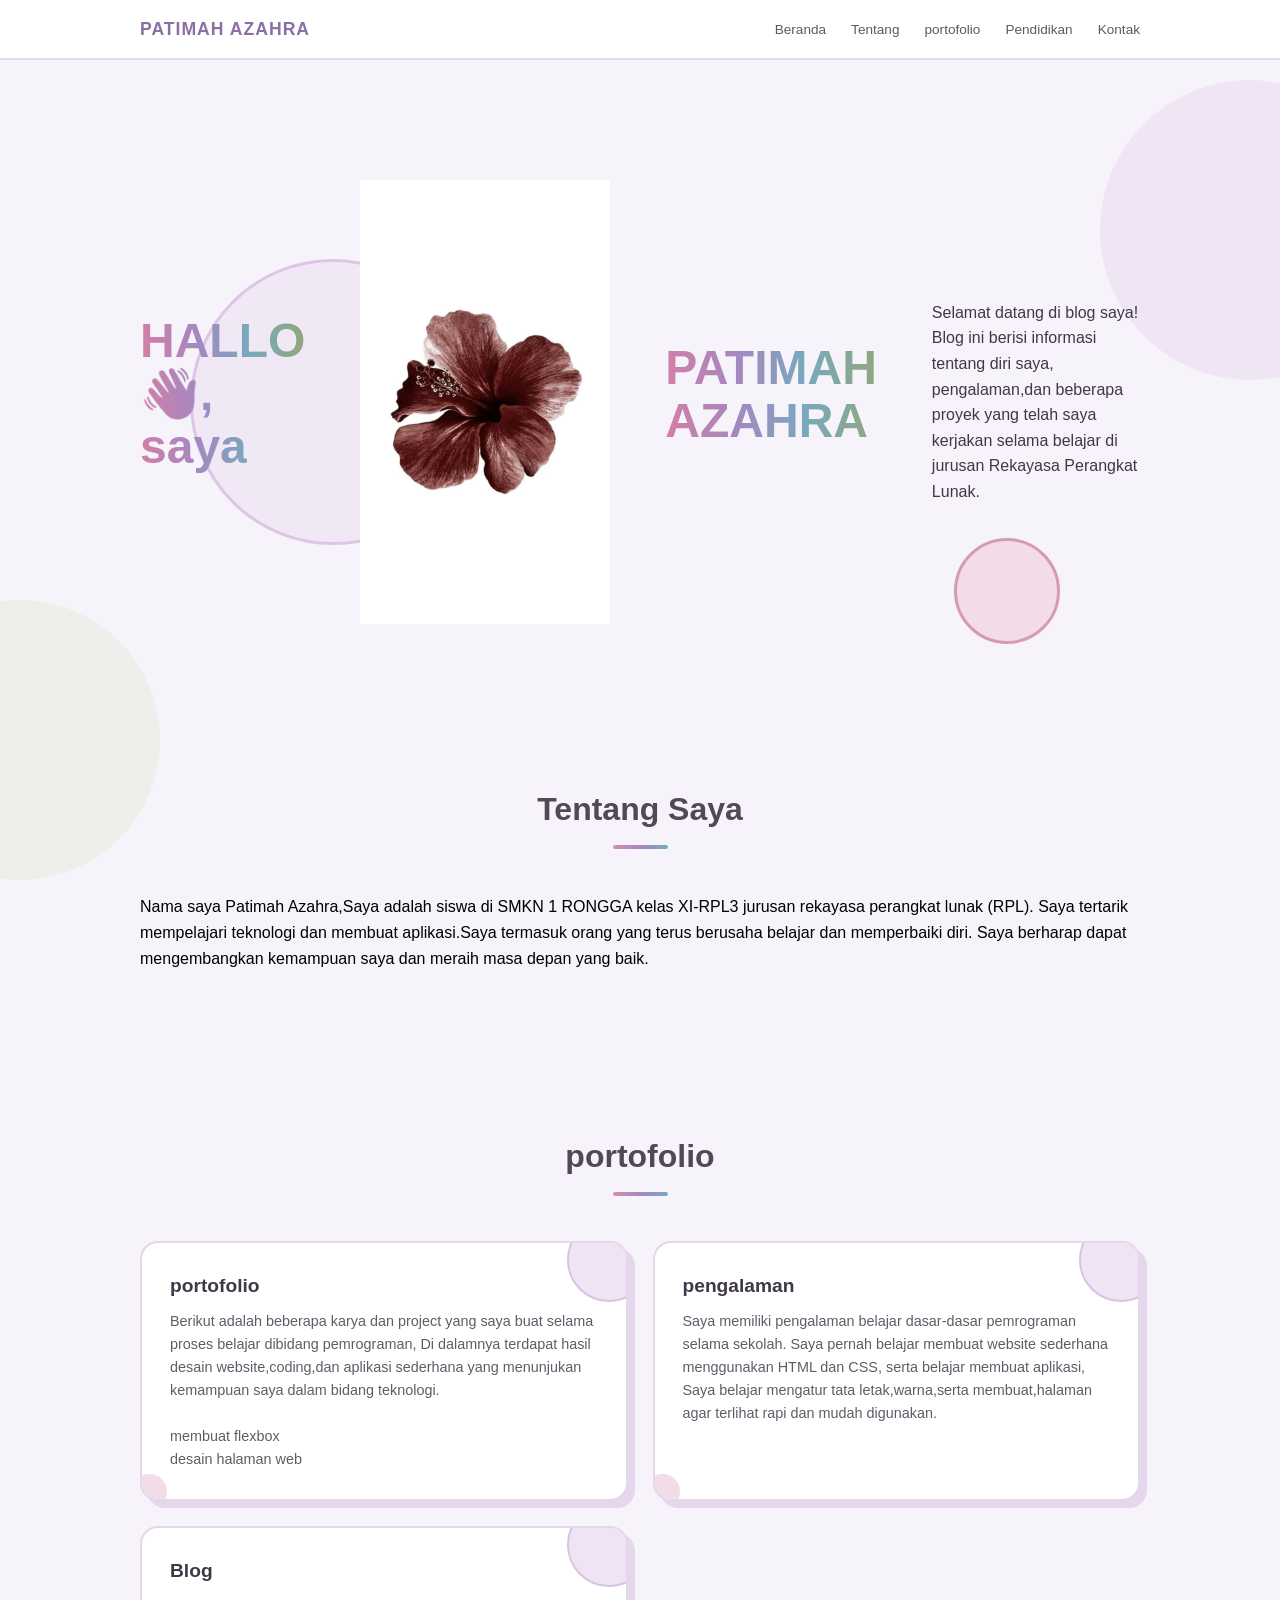
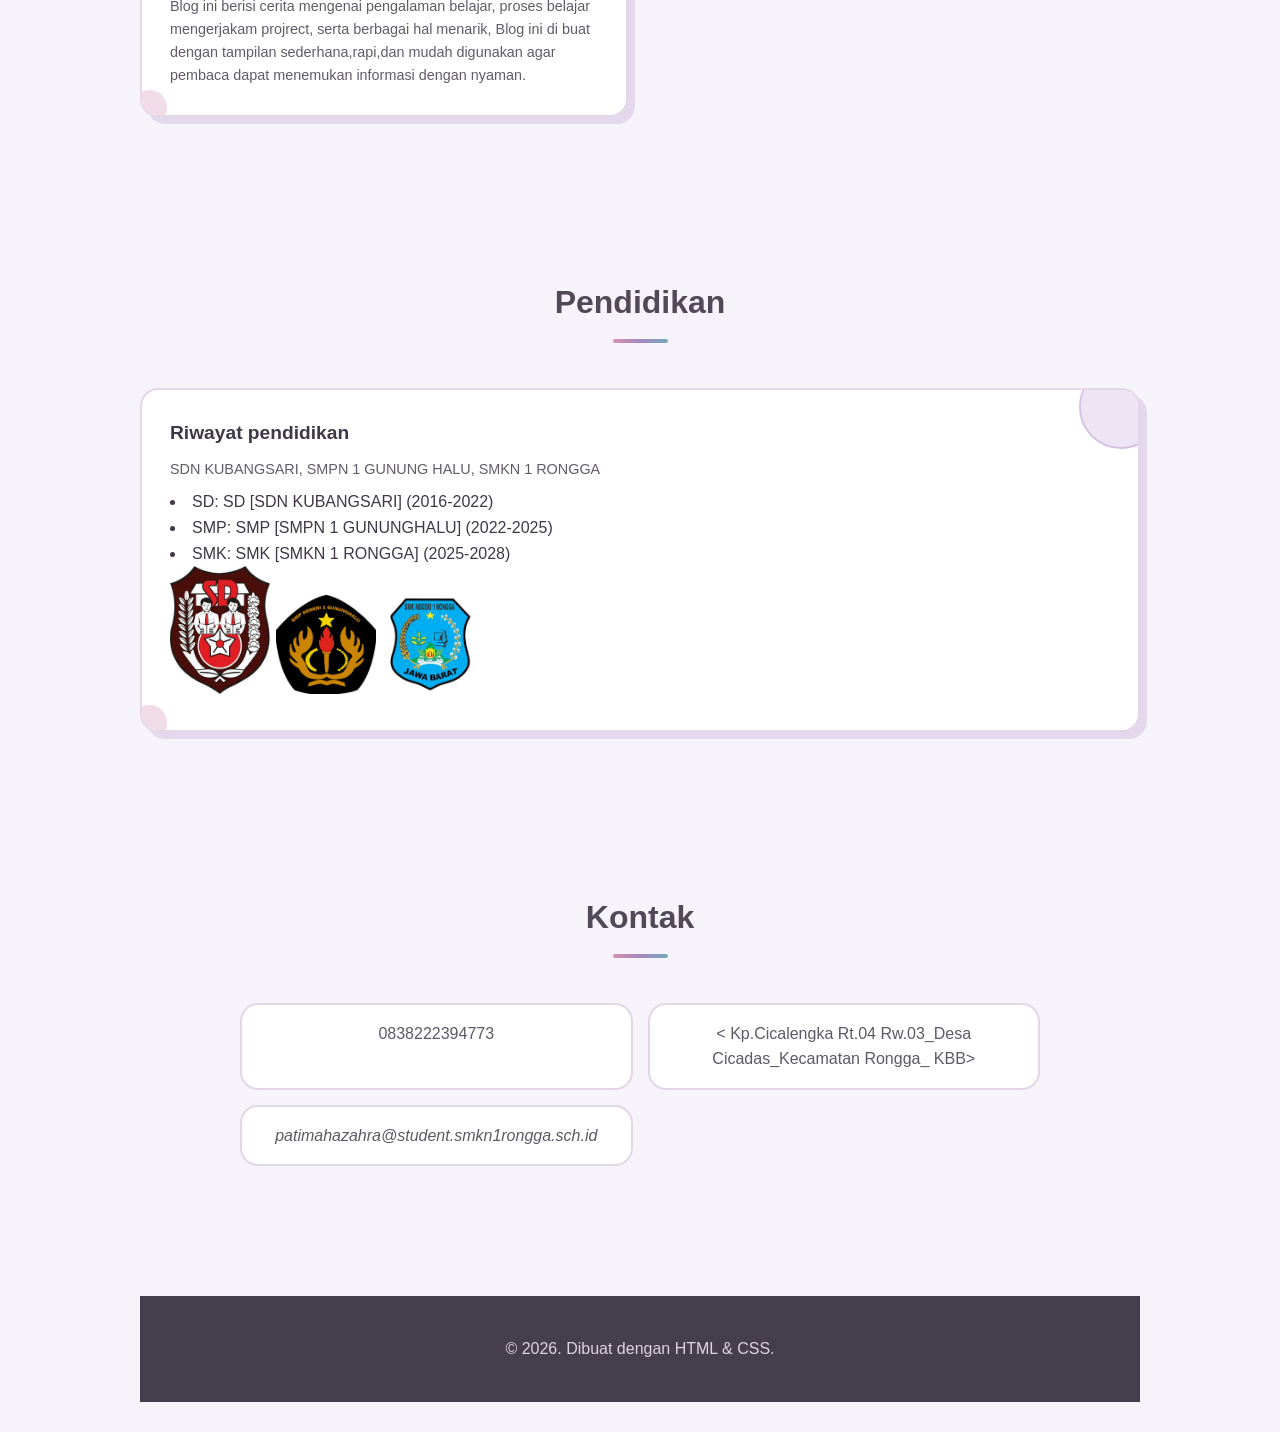
<file: index.html>
<!doctype html>
 <html lang="id"> 
  <head>   
    <meta charset="UTF-8" />  
    <meta name="viewport" content="width=device-width, initial-scale=1.0" /> 
    <title>Portofolio - Patimah azahra </title>  
    <link rel="stylesheet" href="css/style.css">  
 </head> 
<body>    
 <navbar>       
    <div class="nav-container">         
    <a href="#beranda" class="logo">PATIMAH AZAHRA</a>         
    <ul class="nav-links"> 
     <li><a href="#beranda">Beranda</a></li> 
     <li><a href="#tentang">Tentang</a></li>           
     <li><a href="#portofolio">portofolio</a></li>           
     <li><a href="#pendidikan">Pendidikan</a></li>           
     <li><a href="#kontak">Kontak</a></li>         
    </ul>       
</div>     
</navbar>     
<div class="container">       
    <section id="beranda" class="hero">         
     <h1>HALLO &#128075, saya</h1>         
     <img src="asset/img/bunga.jpg" alt="Zahra" style="width: 250px; height:auto"/>
     <h1>PATIMAH AZAHRA</h1>        
      <p>Selamat datang di blog saya! Blog ini berisi informasi tentang diri saya,
        pengalaman,dan beberapa proyek yang telah saya kerjakan selama belajar 
        di jurusan Rekayasa Perangkat Lunak.</p>       
    </section>       
    <section id="tentang">         
        <h2 class="section-title">Tentang Saya</h2>         
        <p style="color:black">           
         Nama saya Patimah Azahra,Saya adalah siswa di SMKN 1 RONGGA kelas XI-RPL3 jurusan rekayasa perangkat lunak (RPL).
         Saya tertarik mempelajari teknologi dan membuat aplikasi.Saya termasuk orang yang terus berusaha belajar dan memperbaiki diri.
         Saya berharap dapat mengembangkan kemampuan saya dan meraih masa depan yang baik.        
        </p>       
    </section>       
    <section id="portofolio">         
        <h2 class="section-title">portofolio</h2>         
        <div class="grid-container">           
            <div class="card">             
             <h3><i class="fas fa-code"></i> portofolio</h3>             
             <p>Berikut adalah beberapa karya dan project yang saya buat selama proses belajar dibidang pemrograman,
                Di dalamnya terdapat hasil desain website,coding,dan aplikasi sederhana yang menunjukan
                kemampuan saya dalam bidang teknologi. <br><br>membuat flexbox <br> desain halaman web<br></p>           
            </div>           
            <div class="card">             
            <h3><i class="fas fa-server"></i>pengalaman</h3>             
            <p>Saya memiliki pengalaman belajar dasar-dasar pemrograman selama sekolah.
            Saya pernah belajar membuat website sederhana menggunakan HTML dan CSS, serta belajar membuat aplikasi,
            Saya belajar mengatur tata letak,warna,serta membuat,halaman agar terlihat rapi dan mudah digunakan.</p>           
        </div>           
        <div class="card">             
            <h3><i class="fas fa-mobile-alt"></i>Blog</h3>             
            <p>Blog ini berisi cerita mengenai pengalaman belajar, proses belajar mengerjakam projrect, serta berbagai hal menarik,
                Blog ini di buat dengan tampilan sederhana,rapi,dan mudah digunakan agar pembaca dapat menemukan
                informasi dengan nyaman.
            </p>          
        </div>        
     </div>      
     </section>       
     <section id="pendidikan">         
        <h2 class="section-title">Pendidikan</h2>        
         <div class="card">           
            <h3>Riwayat pendidikan</h3>           
            <div class="subtitle"></div>           
            <p>SDN KUBANGSARI, SMPN 1 GUNUNG HALU, SMKN 1 RONGGA</p>           
            <div class="pendidikan-container">             
                <h3></h3>       
             </ul>
                  <li>SD: SD [SDN KUBANGSARI] (2016-2022)</li>
                  <li>SMP: SMP [SMPN 1 GUNUNGHALU] (2022-2025)</li>
                  <li>SMK: SMK [SMKN 1 RONGGA] (2025-2028)</li>         
                <div class="logo">               
                    <img                 
                    src="./asset/img/sd.jpg"                 
                    alt="SDN KUBANGSARI"                 
                    style="width: 100px; height: auto"   
                    />           
                    <img                 
                    src="./asset/img/smp.jpg"                 
                    alt="SMPN 1 GUNUNG HALU"                 
                    style="width: 100px; height: auto"               
                    />               
                    <img                 
                    src="./asset/img/smk.jmg.jpg"                 
                    alt="SMKN 1 Rongga"                 
                    style="width: 100px; height: auto"              
                     />             
                    </div>           
                </div>         
            </div>       
        </section>       
        <section id="kontak">         
            <h2 class="section-title">Kontak</h2>         
            <div class="contact-list">          
                 <a href="cindyamelya@.gmail.com" class="contact-item">             
                    <i class="fas fa-envelope"></i> 0838222394773           
                </a>          
                 <a href="#" class="contact-item">             
                    <i class="fab fa-github"></i> < Kp.Cicalengka Rt.04 Rw.03_Desa Cicadas_Kecamatan Rongga_ KBB>          
                </a>           
                    <a href="#" class="contact-item">             
                        <i class="fab fa-linkedin"              
                         >patimahazahra@student.smkn1rongga.sch.id</i             
                         >           
                        </a>         
                        </div>       
                    </section>       
                    <footer><p> &copy; 2026. Dibuat dengan HTML & CSS.</p></footer>     
                </div>   
            </body> 
            </html>
</file>
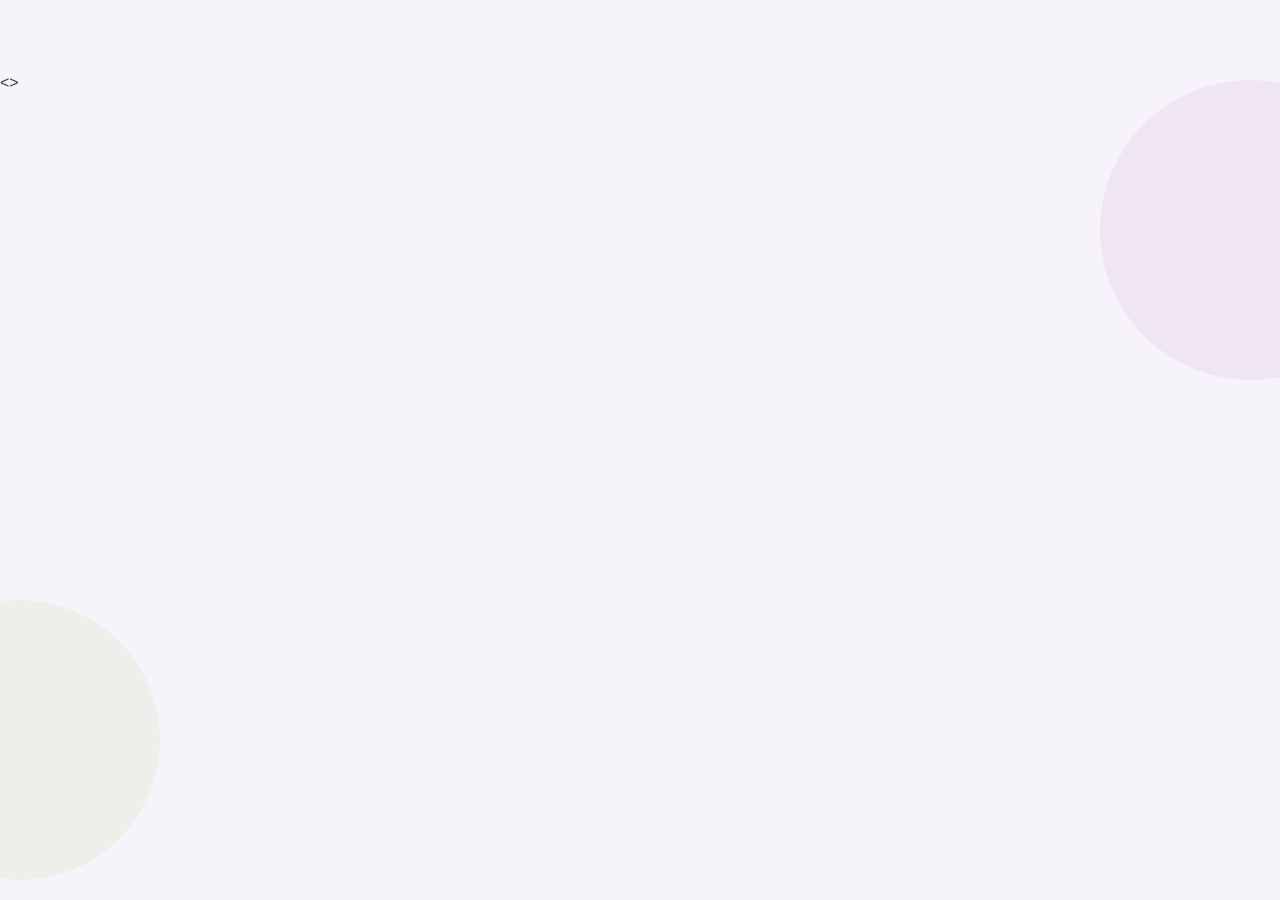
<file: Flexbox.html>
<!DOCTYPE html>
<html lang="en">
<head>
    <meta charset="UTF-8">
    <meta name="viewport" content="width=device-width, initial-scale=1.0">
    <link rel="stylesheet" href="css/style.css">
</head>
 <title>Document</title>
<head>
<body>
    <div class="kotakHitam">
        <>
      <div class="kotakMerah"></div>
      <div class="kotakNavy"></div>
      <div class="kotakAbu-Abu"></div>
      <div class="kotakHijau"></div>
      <div class="kotakPink"></div>
      <div class="'kotakKuning"></div>
      <div class="kotakBiru"></div>
      <div class="kotakUngu"></div>
      <div class="kotakCoklat"></div>
     <div  class="kotakCream"></div>
     <div  class="kotakLilac"></div>
     <div class="kotakSalmon"></div>
     <div class="kotakHijautua"></div>
     <div class="kotakEmas"></div></div>
</body>
</html>
</file>
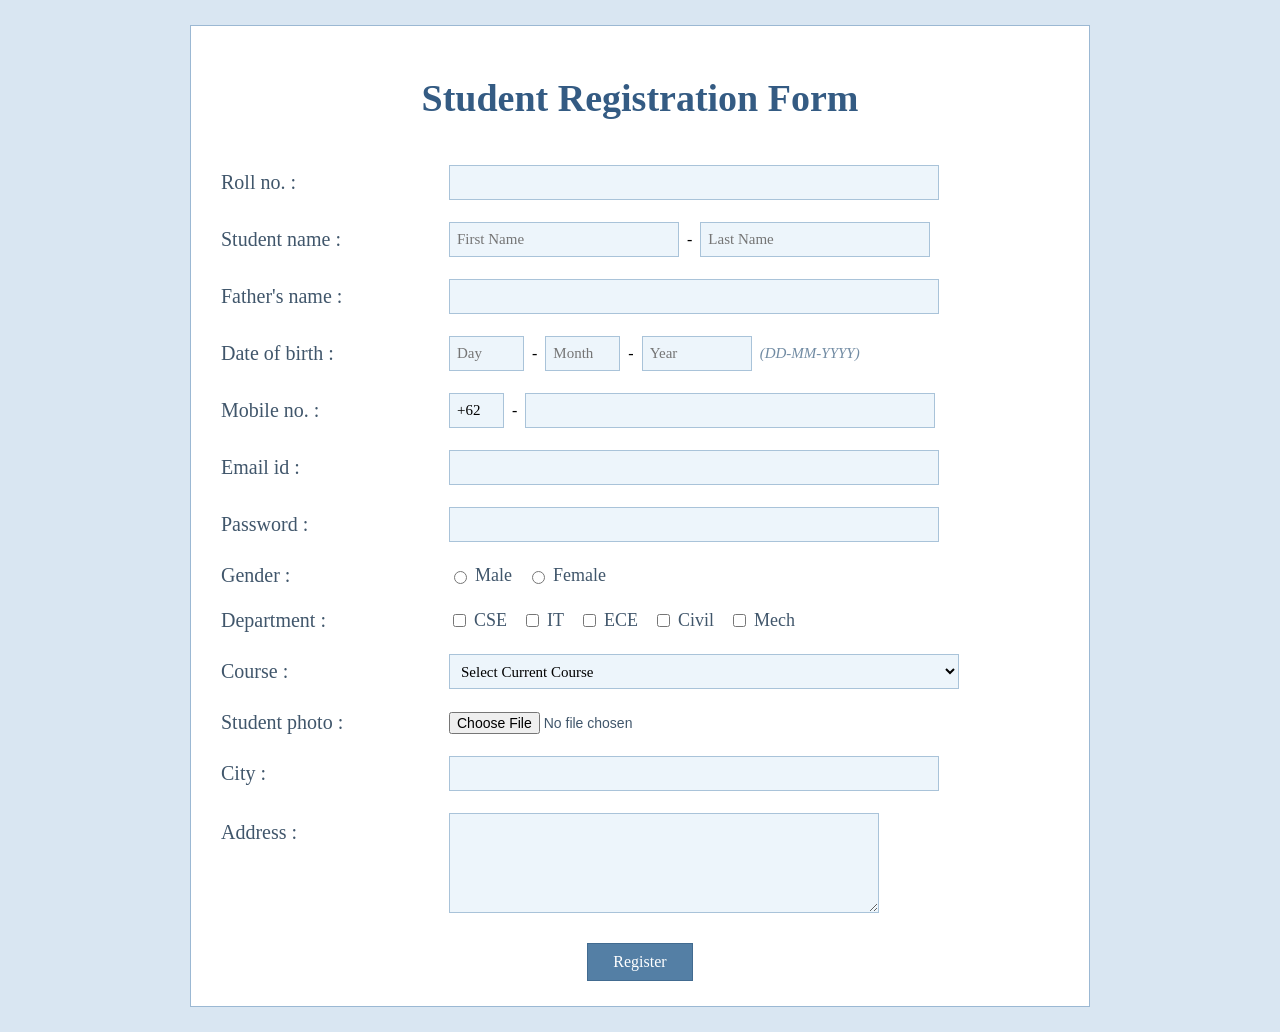
<file: Tugas1.html>
<!DOCTYPE html>
<html lang="en">
<head>
    <meta charset="UTF-8">
    <meta name="viewport" content="width=device-width, initial-scale=1.0">
    <title>Student Registration Form</title>

    <style>
        body {
            background-color: #d9e6f2;
            font-family: "Times New Roman", serif;
        }

        .container {
            width: 900px;
            max-width: 95%;
            margin: 25px auto;
            padding: 25px 30px;
            background-color: white;
            border: 1px solid #9bb8d3;
            box-sizing: border-box;
        }

        h1 {
            text-align: center;
            font-size: 38px;
            color: #345b83;
            margin-bottom: 45px;
        }

        .row {
            display: flex;
            align-items: center;
            margin-bottom: 22px;
            gap: 8px;
        }

        .row > label {
            width: 220px;
            flex-shrink: 0;
            font-size: 20px;
            color: #40566b;
        }

        input[type="text"],
        input[type="email"],
        input[type="password"],
        input[type="tel"],
        select,
        textarea {
            background-color: #edf5fb;
            border: 1px solid #a9c3d9;
            padding: 7px;
            box-sizing: border-box;
            font-family: inherit;
            font-size: 15px;
        }

        .full {
            width: 490px;
            max-width: 100%;
            height: 35px;
        }

        .name-input {
            width: 230px;
            min-width: 0;
            height: 35px;
        }

        .date-input {
            width: 75px;
            height: 35px;
        }

        .year-input {
            width: 110px;
            height: 35px;
        }

        .phone-code {
            width: 55px;
            height: 35px;
        }

        .phone-number {
            width: 410px;
            max-width: 100%;
            height: 35px;
        }

        .hint {
            color: #718ba3;
            font-size: 15px;
            font-style: italic;
            white-space: nowrap;
        }

        .options {
            display: flex;
            align-items: center;
            flex-wrap: wrap;
            gap: 5px;
            color: #40566b;
        }

        .options input {
            accent-color: #547fa5;
        }

        .options label {
            width: auto;
            font-size: 18px;
            margin-right: 10px;
        }

        .course {
            width: 510px;
            max-width: 100%;
            height: 35px;
        }

        input[type="file"] {
            font-size: 14px;
            color: #40566b;
            max-width: 100%;
        }

        .address-row {
            align-items: flex-start;
        }

        .address-row > label {
            padding-top: 8px;
        }

        textarea {
            width: 430px;
            max-width: 100%;
            height: 100px;
            resize: vertical;
        }

        .button-row {
            text-align: center;
            margin-top: 30px;
        }

        button {
            padding: 9px 25px;
            background-color: #547fa5;
            color: white;
            border: 1px solid #426b90;
            cursor: pointer;
            font-family: inherit;
            font-size: 16px;
        }

        button:hover {
            background-color: #345b83;
        }

        @media (max-width: 650px) {
            .container {
                max-width: 100%;
                padding: 18px;
            }

            h1 {
                font-size: 28px;
            }

            .row {
                flex-wrap: wrap;
            }

            .row > label {
                width: 100%;
            }

            .full,
            .course,
            textarea {
                width: 100%;
            }

            .name-input {
                width: 40%;
            }

            .phone-number {
                flex: 1;
                min-width: 0;
            }

            .hint {
                white-space: normal;
            }
        }
    </style>
</head>

<body>

<div class="container">

    <h1>Student Registration Form</h1>

    <form>

        <div class="row">
            <label>Roll no. :</label>
            <input type="text" class="full">
        </div>

        <div class="row">
            <label>Student name :</label>
            <input type="text" class="name-input"
                   placeholder="First Name">
            <span>-</span>
            <input type="text" class="name-input"
                   placeholder="Last Name">
        </div>

        <div class="row">
            <label>Father's name :</label>
            <input type="text" class="full">
        </div>

        <div class="row">
            <label>Date of birth :</label>
            <input type="text" class="date-input"
                   placeholder="Day">
            <span>-</span>
            <input type="text" class="date-input"
                   placeholder="Month">
            <span>-</span>
            <input type="text" class="year-input"
                   placeholder="Year">
            <span class="hint">(DD-MM-YYYY)</span>
        </div>

        <div class="row">
            <label>Mobile no. :</label>
            <input type="text" class="phone-code"
                   value="+62">
            <span>-</span>
            <input type="tel" class="phone-number">
        </div>

        <div class="row">
            <label>Email id :</label>
            <input type="email" class="full">
        </div>

        <div class="row">
            <label>Password :</label>
            <input type="password" class="full">
        </div>

        <div class="row">
            <label>Gender :</label>
            <div class="options">
                <input type="radio" name="gender" id="male">
                <label for="male">Male</label>

                <input type="radio" name="gender" id="female">
                <label for="female">Female</label>
            </div>
        </div>

        <div class="row">
            <label>Department :</label>
            <div class="options">
                <input type="checkbox" id="cse">
                <label for="cse">CSE</label>

                <input type="checkbox" id="it">
                <label for="it">IT</label>

                <input type="checkbox" id="ece">
                <label for="ece">ECE</label>

                <input type="checkbox" id="civil">
                <label for="civil">Civil</label>

                <input type="checkbox" id="mech">
                <label for="mech">Mech</label>
            </div>
        </div>

        <div class="row">
            <label>Course :</label>
            <select class="course">
                <option value="">Select Current Course</option>
                <option>Computer Science</option>
                <option>Information Technology</option>
                <option>Software Engineering</option>
                <option>Web Development</option>
            </select>
        </div>

        <div class="row">
            <label>Student photo :</label>
            <input type="file" accept="image/*">
        </div>

        <div class="row">
            <label>City :</label>
            <input type="text" class="full">
        </div>

        <div class="row address-row">
            <label>Address :</label>
            <textarea></textarea>
        </div>

        <div class="button-row">
            <button type="submit">Register</button>
        </div>

    </form>

</div>

</body>
</html>
</file>
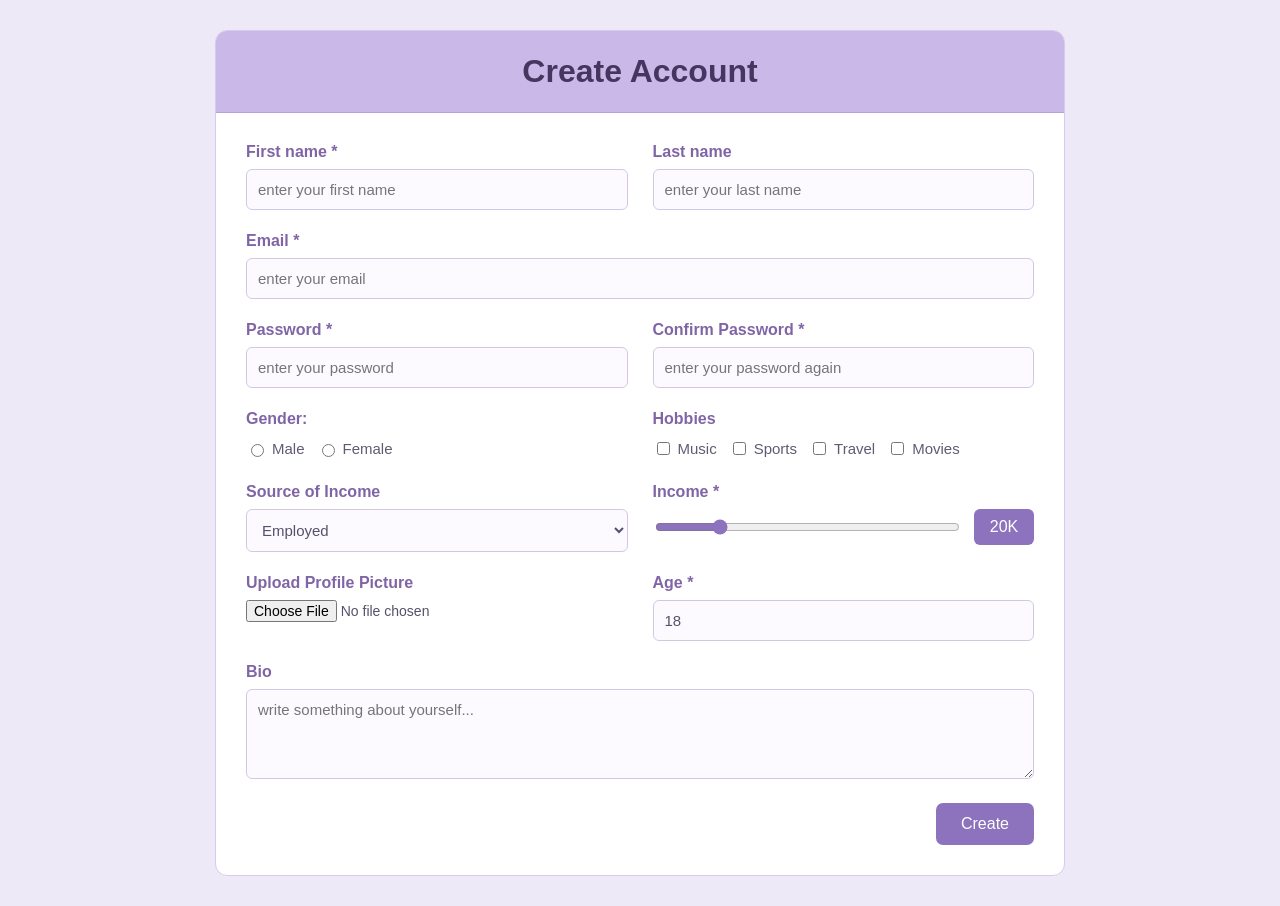
<file: Tugas2.html>
<!DOCTYPE html>
<html lang="en">
<head>
    <meta charset="UTF-8">
    <meta name="viewport" content="width=device-width, initial-scale=1.0">
    <title>Create Account</title>

    <style>
        * {
            box-sizing: border-box;
        }

        body {
            margin: 0;
            padding: 30px 15px;
            background-color: #eee9f7;
            font-family: Arial, sans-serif;
            color: #55516b;
        }

        .container {
            max-width: 850px;
            margin: 0 auto;
            background-color: white;
            border-radius: 12px;
            overflow: hidden;
            border: 1px solid #d6cbed;
        }

        .header {
            background-color: #c9b8e8;
            padding: 22px;
            text-align: center;
            border-bottom: 1px solid #b7a2dc;
        }

        h1 {
            margin: 0;
            font-size: 32px;
            color: #44365f;
        }

        .form-body {
            padding: 30px;
        }

        .form-grid {
            display: grid;
            grid-template-columns: 1fr 1fr;
            gap: 22px 25px;
        }

        .field {
            min-width: 0;
        }

        .full {
            grid-column: 1 / -1;
        }

        .field label {
            display: block;
            margin-bottom: 8px;
            color: #8065a6;
            font-size: 16px;
            font-weight: bold;
        }

        input[type="text"],
        input[type="email"],
        input[type="password"],
        input[type="number"],
        select,
        textarea {
            width: 100%;
            padding: 11px;
            border: 1px solid #d2c8e4;
            border-radius: 6px;
            font-size: 15px;
            font-family: Arial, sans-serif;
            background-color: #fcfaff;
            color: #55516b;
        }

        input:focus,
        select:focus,
        textarea:focus {
            outline: 2px solid #c9b8e8;
            border-color: #a58bcf;
        }

        .choices {
            display: flex;
            align-items: center;
            flex-wrap: wrap;
            gap: 12px;
            min-height: 25px;
        }

        .choices label {
            display: inline-flex;
            align-items: center;
            gap: 5px;
            margin: 0;
            color: #625a73;
            font-weight: normal;
            font-size: 15px;
        }

        input[type="radio"],
        input[type="checkbox"] {
            accent-color: #8d72bd;
        }

        .income-row {
            display: flex;
            align-items: center;
            gap: 12px;
        }

        input[type="range"] {
            flex: 1;
            min-width: 0;
            accent-color: #8d72bd;
        }

        output {
            background-color: #8d72bd;
            color: white;
            padding: 9px 12px;
            border-radius: 6px;
            min-width: 60px;
            text-align: center;
        }

        .file-row input {
            max-width: 100%;
            font-size: 14px;
        }

        textarea {
            height: 90px;
            resize: vertical;
        }

        .footer {
            display: flex;
            justify-content: flex-end;
            padding-top: 20px;
        }

        button {
            background-color: #8d72bd;
            color: white;
            border: none;
            padding: 12px 25px;
            border-radius: 7px;
            font-size: 16px;
            cursor: pointer;
        }

        button:hover {
            background-color: #72559f;
        }

        @media (max-width: 600px) {
            .form-body {
                padding: 20px;
            }

            .form-grid {
                grid-template-columns: 1fr;
                gap: 20px;
            }

            .full {
                grid-column: auto;
            }

            h1 {
                font-size: 27px;
            }
        }
    </style>
</head>

<body>

<div class="container">

    <div class="header">
        <h1>Create Account</h1>
    </div>

    <form class="form-body" id="accountForm">

        <div class="form-grid">

            <div class="field">
                <label for="firstName">First name *</label>
                <input type="text" id="firstName"
                       placeholder="enter your first name" required>
            </div>

            <div class="field">
                <label for="lastName">Last name</label>
                <input type="text" id="lastName"
                       placeholder="enter your last name">
            </div>

            <div class="field full">
                <label for="email">Email *</label>
                <input type="email" id="email"
                       placeholder="enter your email" required>
            </div>

            <div class="field">
                <label for="password">Password *</label>
                <input type="password" id="password"
                       placeholder="enter your password" required>
            </div>

            <div class="field">
                <label for="confirmPassword">Confirm Password *</label>
                <input type="password" id="confirmPassword"
                       placeholder="enter your password again" required>
            </div>

            <div class="field">
                <label>Gender:</label>
                <div class="choices">
                    <label>
                        <input type="radio" name="gender" value="Male">
                        Male
                    </label>

                    <label>
                        <input type="radio" name="gender" value="Female">
                        Female
                    </label>
                </div>
            </div>

            <div class="field">
                <label>Hobbies</label>
                <div class="choices">
                    <label>
                        <input type="checkbox" name="hobbies" value="Music">
                        Music
                    </label>

                    <label>
                        <input type="checkbox" name="hobbies" value="Sports">
                        Sports
                    </label>

                    <label>
                        <input type="checkbox" name="hobbies" value="Travel">
                        Travel
                    </label>

                    <label>
                        <input type="checkbox" name="hobbies" value="Movies">
                        Movies
                    </label>
                </div>
            </div>

            <div class="field">
                <label for="incomeSource">Source of Income</label>
                <select id="incomeSource">
                    <option>Employed</option>
                    <option>Self-employed</option>
                    <option>Student</option>
                    <option>Unemployed</option>
                </select>
            </div>

            <div class="field">
                <label for="income">Income *</label>
                <div class="income-row">
                    <input type="range" id="income"
                           min="0" max="100" value="20">
                    <output id="incomeValue">20K</output>
                </div>
            </div>

            <div class="field file-row">
                <label for="photo">Upload Profile Picture</label>
                <input type="file" id="photo" accept="image/*">
            </div>

            <div class="field">
                <label for="age">Age *</label>
                <input type="number" id="age"
                       value="18" min="1" max="120" required>
            </div>

            <div class="field full">
                <label for="bio">Bio</label>
                <textarea id="bio"
                          placeholder="write something about yourself..."></textarea>
            </div>

        </div>

        <div class="footer">
            <button type="submit">Create</button>
        </div>

    </form>

</div>

<script>
    const income = document.getElementById("income");
    const incomeValue = document.getElementById("incomeValue");
    const accountForm = document.getElementById("accountForm");

    income.addEventListener("input", function () {
        incomeValue.textContent = income.value + "K";
    });

    accountForm.addEventListener("submit", function (event) {
        event.preventDefault();

        const password = document.getElementById("password").value;
        const confirmPassword =
            document.getElementById("confirmPassword").value;

        if (password !== confirmPassword) {
            alert("Password dan Confirm Password harus sama!");
            return;
        }

        alert("Account berhasil dibuat!");
    });
</script>

</body>
</html>
</file>
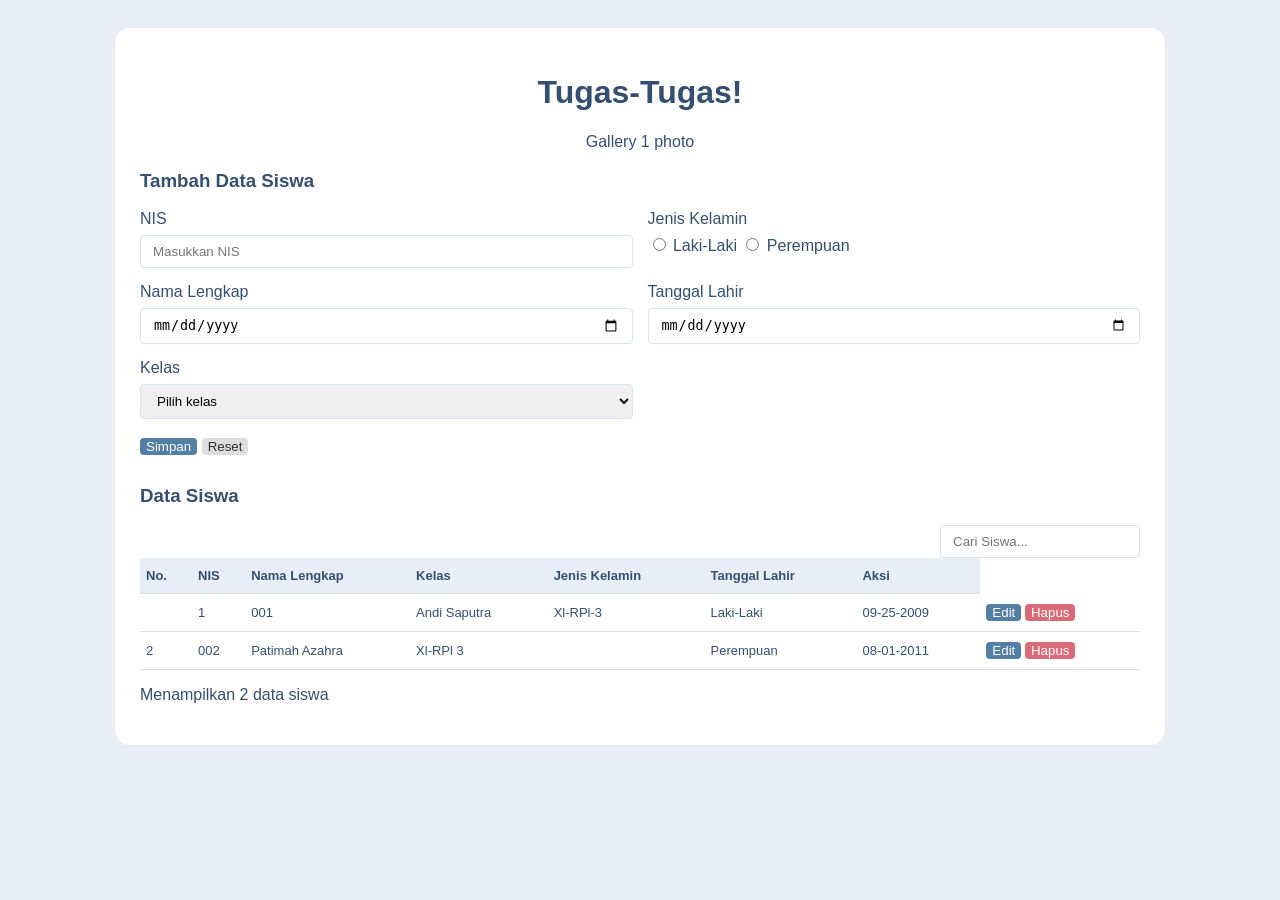
<file: Tugas3.html>
<!DOCTYPE html>
<html lang="en">
<head>
    <meta charset="UTF-8">
    <meta name="viewport" content="width=device-width, initial-scale=1.0">
    <title>Data Siswa</title>
    <style>
        body {
            font-family: Arial;
            background: #e8edf5;
            padding: 20px;
            color: #344f70;
        }

        .container {
            max-width: 1000px;
            margin: auto;
            padding: 25px;
            background: white;
            border-radius: 15px;
        }

        h1 {text-align: center; }
        .form {
            background: #f7f9fc;
            padding: 20px;
            border: 1px solid #d9e2ef;
        }

        .grid {
            display: grid;
            grid-template-columns: 1fr 1fr;
            gap: 15px;
        }
    
        label {
            display: block;
            margin-bottom: 7px;
        }

        input,select {
            padding: 8px 12px;
            border: 1px solid #d9e2ef;
            border-radius: 4px;
            box-sizing: border-box;
            max-width: 100%;
        }

        .grid input:not([type="radio"]) ,
        .grid select {
            width: 100%;
        }

        button {
            padding: 8ox 12px;
            border: none;
            border-radius: 4px;
            cursor: pointer;
            background: #547fa5;
            color: white;
        }

        .hapus { background: #d96b79;}
        .reset { background: #ddd; color: #333; }

        .tabel { margin-top: 30px;}

        .cari {
            float: right;
            width: 200px;
        }

        table {
            width: 100%;
            border-collapse: collapse;
            margin-top: 15px;
            font-size: 13px;
        }

        th, td {
            padding: 10px 6px;
            border-bottom: 1px solid #ddd;
            text-align: left;
        }

        th {background: #e8eef7; }

        @media(max-width: 650px) {
            .grid { grid-template-columns: 1fr; }
            .container { padding: 12px; }
            .tabel {overflow-x:auto; }
            table {min-width: 650px; }
            .cari  {float: none; width: 95%; }
        }
        </style>
    </head>
    <body>

        <div class="container">
            <h1>Tugas-Tugas!</h1>
            <p style="text-align:center"> Gallery 1 photo</p>
            <div class="from">
                <h3> Tambah Data Siswa</h3>
                <from id="form">
                    <div class="grid">
                        <div>
                            <label>NIS</label>
                            <input id="nis"
        placeholder="Masukkan NIS" required>
                        </div>

                        <div>
                            <label>Jenis Kelamin</label>
                            <input type="radio" name="jk" 
        value="Laki-Laki" required>
                            Laki-Laki
                            <input type="radio" name="jk"
        Value="Perempuan">
                            Perempuan
                        </div>

                        <div>
                            <label>Nama Lengkap</label>
                            <input type="date" id="tanggal"
        required>
                        </div>

                        <div>
                            <label>Tanggal Lahir</label>
                            <input type="date" id="tanggal"
        required>
                        </div>

                        <div>
                            <label>Kelas</label>
                            <select id="Kelas" required>
                                <option value="">Pilih
        kelas</option>
                            <option>XI-RPL 1</option>
                            <option>Xl-RPL 2</option>
                            <option>Xl-RPL 3</option>
                            <option>Xl-RPL 4</option>
                            <option>Xl-TBSM 1</option>
                            <option>Xl-TBSM 2</option>
                            <option>Xl-ATPH</option>
                        </select>
                    </div>
                </div>

                <br>
                <button>Simpan</button>
                <button type="reset"
        class="reset">Reset</button>
            </from>
        </div>

        <div class="tabel">
            <h3>Data Siswa</h3>
            <input class="cari" id="cari"
        placeholder="Cari Siswa...">

            <table>
                <thead>
                    <tr>
                        <th>No.</th>
                        <th>NIS</th>
                        <th>Nama Lengkap</th>
                        <th>Kelas</th>
                        <th>Jenis Kelamin</th>
                        <th>Tanggal Lahir</th>
                        <th>Aksi</th>
                    </tr>
                </thead>
            </tbody id="data">
                    <td>
                        <td>1</td><td>001</td><td>Andi 
         Saputra</td>
                        <td>Xl-RPl-3</td><td>Laki-Laki</td>
        <td>09-25-2009</td>
                        <td><button
        onclick="edit(this)">Edit</button>
                            <button class="hapus"
        onclick="hapus(this)">Hapus</button></td>
                    </tr>
                    <tr>
                        <td>2</td><td>002</td><td>Patimah
        Azahra</td>
                        <td>Xl-RPl 3</td><td></td><td>Perempuan</td>
        <td>08-01-2011</td>
                        <td><button
        onclick="edit(this)">Edit</button>
                            <button class="hapus"
        onclick="hapus(this)">Hapus</button></td>
                    </tr>
                </tbody>
            </table>
            <p id="jumlah">Menampilkan 2 data siswa</p>
        <div>
    </div>

    <script>
        const form = document.getElemenByld("form") ;
        const data = document.getElemenByld("data") ;
        let pilihan = null;

        form.onsubmit = funcatio(e) {
            e.preventDefault();

            
        let nis = document.getElementById("nis").value;
        let nama = document.getElementById("nama").value;
        let kelas = document.getElementById("kelas").value;
        let tanggal = document.getElementById("tanggal").value;
        let jk = document.querySelector('input[name="jk"]:checked').value;

        if (pilihan) {
            pilihan.cells[1].textContent = nis;
            pilihan.cells[2].textContent = nama;
            pilihan.cells[3].textContent = kelas;
            pilihan.cells[4].textContent = jk;
            pilihan.cells[5].textContent = tanggal;
            pilihan = null;
        } else {
            let baris = data.insertRow();
            baris.innerHTML = `<td></td><td>${nis}</td><td>${nama}</td>
            <td>${kelas}</td><td>${jk}</td><td>${tanggal}</td>
            <td><button onclick="edit(this)">Edit</button>
            <button class="hapus" onclick="hapus(this)">Hapus</button></td>`;
        }

        form.reset();
        nomor();
        cariData();
    };

    function edit(btn) {
        pilihan = btn.closest("tr");
        nis.value = pilihan.cells[1].textContent;
        nama.value = pilihan.cells[2].textContent;
        kelas.value = pilihan.cells[3].textContent;
        tanggal.value = pilihan.cells[5].textContent;
        document.querySelector(`input[name="jk"][value="${pilihan.cells[4].textContent}"]`).checked = true;
    }

    function hapus(btn) {
        if (confirm("Hapus data ini?")) {
            btn.closest("tr").remove();
            nomor();
            cariData();
        }
    }

    function nomor() {
        [...data.rows].forEach((r, i) => r.cells[0].textContent = i + 1);
    }

    document.getElementById("cari").oninput = cariData;

    function cariData() {
        let kata = cari.value.toLowerCase(), jumlah = 0;

        [...data.rows].forEach(r => {
            r.hidden = !r.textContent.toLowerCase().includes(kata);
            if (!r.hidden) jumlah++;
        });

        document.getElementById("jumlah").textContent =
            "Menampilkan " + jumlah + " data siswa";
    }

    form.onreset = () => pilihan = null;
</script>

</body>
</html>
</file>
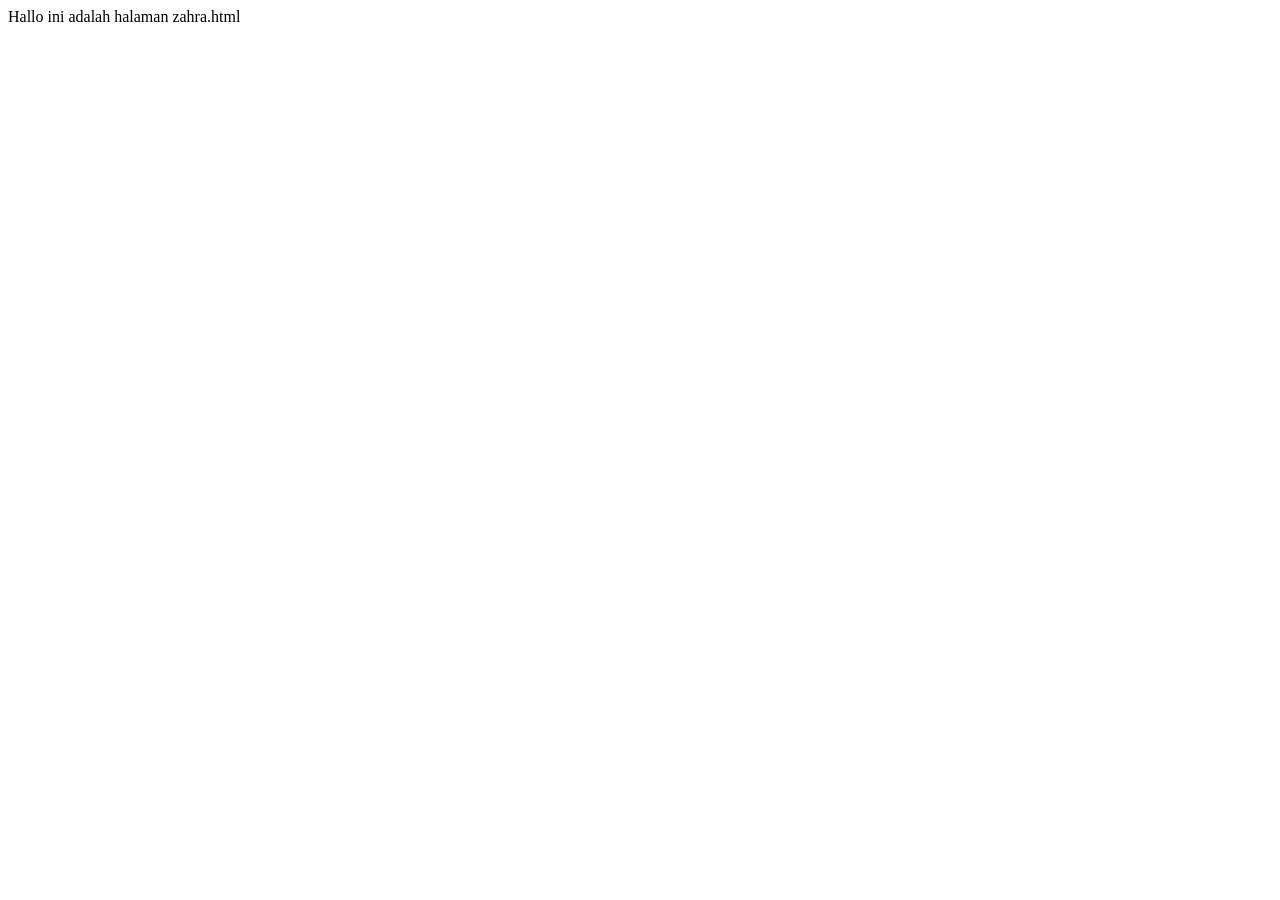
<file: zahra.html>
<!DOCTYPE html>
<html lang="en">
<head>
    <meta charset="UTF-8">
    <meta name="viewport" content="width=device-width, initial-scale=1.0">
    <title>Document</title>
</head>
<body>
    Hallo ini adalah halaman zahra.html
</body>
</html>
</file>
<file: css/style.css>
* {
  margin: 0;
  padding: 0;
  box-sizing: border-box;
  font-family: "Segoe UI", Tahoma, sans-serif;
  scroll-behavior: smooth;
}

body {
  background: #f7f3fa;
  color: #403847;
  line-height: 1.6;
  padding-top: 70px;
  overflow-x: hidden;
}

/* ================= BACKGROUND ================= */

body::before {
  content: "";
  position: fixed;
  width: 300px;
  height: 300px;
  top: 80px;
  right: -120px;
  background: #e5d5ed;
  border-radius: 50%;
  opacity: 0.45;
  z-index: -5;
}

body::after {
  content: "";
  position: fixed;
  width: 280px;
  height: 280px;
  bottom: 20px;
  left: -120px;
  background: #dce8d2;
  border-radius: 50%;
  opacity: 0.4;
  z-index: -5;
}

/* ================= NAVBAR ================= */

navbar {
  position: fixed;
  top: 0;
  left: 0;
  width: 100%;
  background: #ffffff;
  border-bottom: 2px solid #e6d9eb;
  z-index: 1000;
}

.nav-container {
  max-width: 1050px;
  margin: auto;
  padding: 15px 25px;
  display: flex;
  align-items: center;
  justify-content: space-between;
}

.logo {
  color: #8d70a3;
  text-decoration: none;
  font-size: 1.1rem;
  font-weight: 700;
  letter-spacing: 1px;
}

.nav-links {
  display: flex;
  list-style: none;
  gap: 25px;
}

.nav-links a {
  color: #5f5865;
  text-decoration: none;
  font-size: 0.85rem;
  transition: 0.3s ease;
}

.nav-links a:hover {
  color: #c27fa3;
}

/* ================= CONTAINER ================= */

.container {
  max-width: 1050px;
  margin: auto;
  padding: 30px 25px;
}

section {
  padding: 80px 0;
}

/* ================= HERO ================= */

.hero {
  min-height: 570px;

  display: flex;
  align-items: center;
  justify-content: center;
  gap: 55px;
  position: relative;
  isolation: isolate;
}

/* Lingkaran dekorasi besar */

.hero::before {
  content: "";
  position: absolute;
  width: 280px;
  height: 280px;
  left: 5%;
  top: 50%;
  transform: translateY(-50%);
  background: #eee5f4;
  border: 3px solid #d8b9e2;
  border-radius: 50%;
  opacity: 0.8;
  z-index: -1;
}

/* Lingkaran dekorasi kecil */

.hero::after {
  content: "";
  position: absolute;
  width: 100px;
  height: 100px;
  right: 8%;
  bottom: 60px;
  background: #f2dce7;
  border: 3px solid #d59ab5;
  border-radius: 50%;
  z-index: -1;
}

/* ================= FOTO ================= */

.profile-img {
  width: 230px;
  height: 230px;
  object-fit: cover;
  border-radius: 50%;
  border: 7px solid #ffffff;
  outline: 3px solid #d5b9df;
  box-shadow: 0 0 0 10px rgba(215, 190, 225, 0.25),12px 15px 30px rgba(80, 60, 90, 0.15);
  flex-shrink: 0;
  position: relative;
  z-index: 10;
  transition: 0.35s ease;
}

.profile-img:hover {
  transform: scale(1.04) rotate(2deg);
}

/* ================= HERO TEXT ================= */

.hero > * {
  position: relative;
  z-index: 10;
}

.hero h1 {
  font-size: 3rem;
  line-height: 1.1;
  margin-bottom: 15px;
  font-weight: 700;
  background: linear-gradient(
    90deg,
    #d27fa6,
    #a687c0,
    #77a9bd,
    #91a77d
  );

  -webkit-background-clip: text;
  -webkit-text-fill-color: transparent;
  background-clip: text;
  position: relative;
  z-index: 10;
}

.hero p {
  max-width: 520px;
  color: #403847;
  font-size: 1rem;
  font-weight: 500;
  position: relative;
  z-index: 10;
}

/* ================= SECTION TITLE ================= */

.section-title {
  text-align: center;
  color: #514958;
  font-size: 2rem;
  margin-bottom: 45px;
  font-weight: 600;
}

.section-title::after {
  content: "";
  display: block;
  width: 55px;
  height: 4px;
  margin: 10px auto;

  background: linear-gradient(
    90deg,
    #d590b0,
    #a687c0,
    #77a9bd
  );

  border-radius: 20px;
}

/* ================= CARD ================= */

.grid-container {
  display: grid;
  grid-template-columns: repeat(2, 1fr);
  gap: 25px;
}

.card {
  position: relative;
  background: #ffffff;
  padding: 28px;
  border: 2px solid #e3d7e8;
  border-radius: 18px;
  box-shadow: 7px 7px 0 #e5d8ec;
  transition: 0.3s ease;
  overflow: hidden;
}

/* Dekorasi lingkaran di card */

.card::before {
  content: "";
  position: absolute;
  width: 80px;
  height: 80px;
  right: -25px;
  top: -25px;
  background: #eee4f3;
  border: 2px solid #d8c4e1;
  border-radius: 50%;
  z-index: 0;
}

.card::after {
  content: "";
  position: absolute;
  width: 35px;
  height: 35px;
  left: -10px;
  bottom: -10px;
  background: #f2dce7;
  border-radius: 50%;
  z-index: 0;
}

.card:hover {
  transform: translateY(-7px);
  border-color: #c9acd6;
  box-shadow:
    10px 10px 0 #d9c5e2;
}

.card h3,
.card .subtitle,
.card p,
.tech-tags {
  position: relative;
  z-index: 5;
}

.card h3 {
  color: #403847;
  font-size: 1.2rem;
  margin-bottom: 8px;
}

.card .subtitle {
  color: #b87898;
  font-size: 0.85rem;
  margin-bottom: 10px;
}

.card p {
  color: #625b68;
  font-size: 0.9rem;
}

/* ================= PENDIDIKAN ================= */

#education {
  max-width: 900px;
  margin: auto;
  text-align: center;
  position: relative;
  isolation: isolate;
}

/* Lingkaran besar di belakang pendidikan */

#education::before {
  content: "";
  position: absolute;
  width: 260px;
  height: 260px;
  left: 50%;
  top: 50%;
  transform: translate(-50%, -50%);
  background: #eee6f4;
  border: 3px solid #cdb6dc;
  border-radius: 50%;
  z-index: -1;
}

#education .grid-container {
  display: flex;
  justify-content: center;
}

#education .card {
  width: 75%;
  padding: 40px;
  text-align: center;
  background: #ffffff;
  border: 2px solid #d8c6e1;
  border-radius: 22px;
  box-shadow: 8px 8px 0 #dce8df;
  position: relative;
  z-index: 10;
}

#education .card::before {
  background: #dce8f0;
  width: 70px;
  height: 70px;
  right: 20px;
  top: -20px;
}

#education .card h3 {
  color: #403847;
  font-size: 1.5rem;
  position: relative;
  z-index: 10;
}

#education .card .subtitle {
  color: #b87898;
  position: relative;
  z-index: 10;
}

#education .card p {
  color: #625b68;
  max-width: 600px;
  margin: auto;
  position: relative;
  z-index: 10;
}

/* ================= TAG ================= */

.tech-tags {
  display: flex;
  flex-wrap: wrap;
  gap: 8px;
  margin-top: 15px;
}

.tag {
  background: #eee5f3;
  color: #765c87;
  padding: 5px 12px;
  border-radius: 15px;
  border: 1px solid #d7c7e0;
  font-size: 0.75rem;
  position: relative;
  z-index: 10;
}

/* ================= CONTACT ================= */

.contact-list {
  max-width: 800px;
  margin: auto;
  display: grid;
  grid-template-columns: repeat(2, 1fr);
  gap: 15px;
}

.contact-item {
  padding: 16px;
  background: #ffffff;
  color: #5f5865;
  text-decoration: none;
  border: 2px solid #e2d7e7;
  border-radius: 18px;
  text-align: center;
  transition: 0.3s ease;
}

.contact-item:hover {
  background: #e9def0;
  color: #765982;
  border-color: #c7acd4;
  transform: translateY(-4px);
}

/* ================= LOGO GROUP ================= */

.logo-group {
  display: flex;
  align-items: center;
  gap: 18px;
}

.logo-group img {
  width: 55px;
  height: auto;
}

/* ================= FOOTER ================= */

footer {
  background: #453e4d;
  color: #ddd4e2;
  text-align: center;
  padding: 40px 20px;
  margin-top: 50px;
}

/* ================= MOBILE ================= */

@media (max-width: 700px) {

  .nav-container {
    padding: 14px 18px;
  }

  .nav-links {
    gap: 9px;
  }

  .nav-links a {
    font-size: 0.68rem;
  }

  .container {
    padding: 20px;
  }

  .hero {
    min-height: auto;
    flex-direction: column;
    text-align: center;
    gap: 35px;
    padding: 60px 0;
  }

  .hero::before {
    width: 220px;
    height: 220px;
    left: 50%;
    transform: translate(-50%, -50%);
  }

  .hero::after {
    width: 70px;
    height: 70px;
    right: 5%;
  }

  .profile-img {
    width: 190px;
    height: 190px;
  }

  .hero h1 {
    font-size: 2.3rem;
  }

  .hero p {
    margin: auto;
  }

  .grid-container {
    grid-template-columns: 1fr;
  }

  #education::before {
    width: 220px;
    height: 220px;
  }

  #education .card {
    width: 100%;
  }

  .contact-list {
    grid-template-columns: 1fr;
  }

  .section-title {
    font-size: 1.7rem;
  }
}

@media (max-width: 768px) {
  .nav-container {
    flex-direction: column;
    gap: 10px;
    padding: 0.8rem;
}

.nav-links {
  gap: 1rem;
  font-size: 0.9rem;
}

.container {
  padding-top: 8rem;
}

.hero h1 {
  font-size: 1.8rem;
}

.hero.img {
  width: 180px !important;
  height: 180px !important;
}
}
</file>
